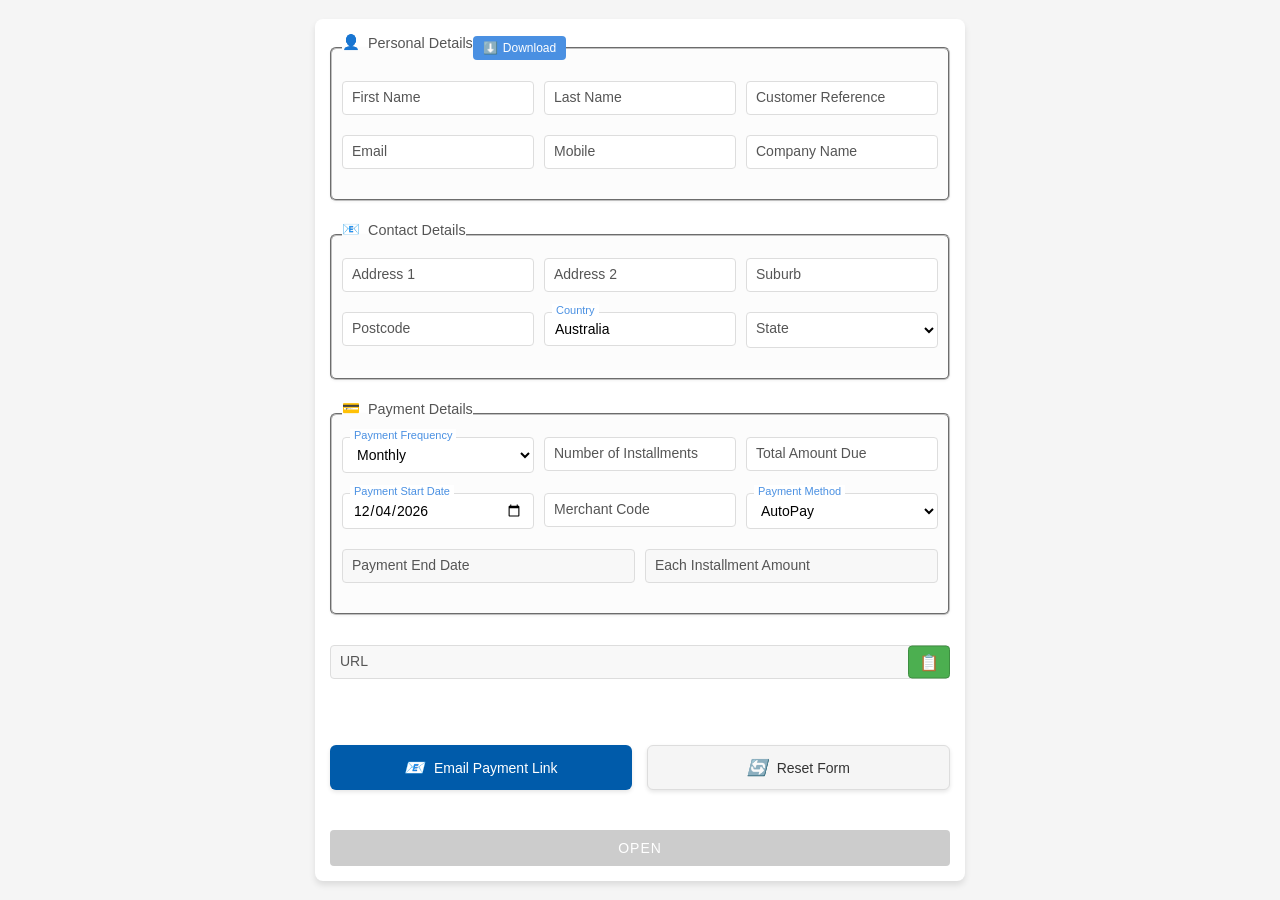
<file: public/index.html>
<!DOCTYPE html>
<html lang="en">

<head>
    <meta charset="UTF-8" />
    <meta name="viewport" content="width=device-width, initial-scale=1.0" />
    <title>ZenPay Payment Form</title>

    <!-- External CSS -->
    <link rel="stylesheet" href="css/main.css" />
    <link rel="stylesheet" href="css/form.css" />
    <link rel="stylesheet" href="css/responsive.css" />
</head>

<body>
    <!-- Skip Navigation Link for Accessibility -->
    <a href="#main-content" class="skip-link">Skip to main content</a>

    <div id="main-content" class="form-container" role="main">
        <form id="paymentForm" class="form-grid" aria-label="Payment Plan Form">
            <!-- Personal Details Section -->
            <fieldset class="section full-width">
                <legend class="section-header">
                    <h2 class="section-title">
                        <i class="icon" aria-hidden="true">👤</i>
                        Personal Details
                    </h2>

                    <button type="button" id="downloadBtn" class="download-btn" title="Download this form" aria-label="Download this form as HTML file">
                        <i class="icon" aria-hidden="true">⬇️</i>
                        Download
                    </button>
                </legend>

                <div class="section-grid grid-three-column">
                    <div class="field-container">
                        <input type="text" id="firstName" name="FirstName" placeholder=" " required
                               aria-required="true" aria-label="First Name" />
                        <label for="firstName">First Name</label>
                    </div>

                    <div class="field-container">
                        <input type="text" id="lastName" name="LastName" placeholder=" " required
                               aria-required="true" aria-label="Last Name" />
                        <label for="lastName">Last Name</label>
                    </div>

                    <div class="field-container">
                        <input type="text" id="customerReference" name="CustomerReference" placeholder=" " required
                               aria-required="true" aria-label="Customer Reference" />
                        <label for="customerReference">Customer Reference</label>
                    </div>
                </div>

                <div class="section-grid grid-three-column">
                    <div class="field-container">
                        <input type="email" id="email" name="Email" placeholder=" " required
                               pattern="[a-zA-Z0-9._%+-]+@[a-zA-Z0-9.-]+\.[a-zA-Z]{2,}$"
                               aria-required="true" aria-invalid="false" aria-describedby="emailValidation"
                               title="Please enter a valid email address (e.g., name@example.com)" />
                        <label for="email">Email</label>
                        <div class="validation-message" id="emailValidation" role="alert" aria-live="assertive"></div>
                    </div>

                    <div class="field-container">
                        <input type="tel" id="mobile" name="Mobile" placeholder=" " required
                               aria-required="true" aria-label="Mobile Number" />
                        <label for="mobile">Mobile</label>
                    </div>

                    <div class="field-container">
                        <input type="text" id="companyName" name="CompanyName" placeholder=" " aria-label="Company Name (Optional)" />
                        <label for="companyName">Company Name</label>
                    </div>
                </div>
            </fieldset>

            <!-- Contact Details Section -->
            <fieldset class="section full-width">
                <legend>
                    <h2 class="section-title">
                        <i class="icon" aria-hidden="true">📧</i>
                        Contact Details
                    </h2>
                </legend>

                <div class="section-grid grid-three-column">
                    <div class="field-container">
                        <input type="text" id="address1" name="Address1" placeholder=" " required
                               aria-required="true" aria-label="Address Line 1" />
                        <label for="address1">Address 1</label>
                    </div>

                    <div class="field-container">
                        <input type="text" id="address2" name="Address2" placeholder=" " aria-label="Address Line 2 (Optional)" />
                        <label for="address2">Address 2</label>
                    </div>

                    <div class="field-container">
                        <input type="text" id="suburb" name="Suburb" placeholder=" " required
                               aria-required="true" aria-label="Suburb" />
                        <label for="suburb">Suburb</label>
                    </div>
                </div>

                <div class="section-grid grid-three-column">
                    <div class="field-container">
                        <input type="text" id="postcode" name="Postcode" placeholder=" " required
                               aria-required="true" aria-label="Postcode" />
                        <label for="postcode">Postcode</label>
                    </div>

                    <div class="field-container">
                        <input type="text" id="country" name="Country" placeholder=" " required
                               aria-required="true" value="Australia" aria-label="Country" />
                        <label for="country">Country</label>
                    </div>

                    <div class="field-container">
                        <select id="state" name="State" required aria-required="true" aria-label="State">
                            <option value="" disabled selected hidden></option>
                            <option value="NSW">NSW</option>
                            <option value="VIC">VIC</option>
                            <option value="QLD">QLD</option>
                            <option value="ACT">ACT</option>
                            <option value="NT">NT</option>
                            <option value="SA">SA</option>
                            <option value="WA">WA</option>
                            <option value="TAS">TAS</option>
                            <option value="NZ">NZ</option>
                        </select>
                        <label for="state">State</label>
                    </div>
                </div>
            </fieldset>

            <!-- Payment Details Section -->
            <fieldset class="section full-width">
                <legend>
                    <h2 class="section-title">
                        <i class="icon" aria-hidden="true">💳</i>
                        Payment Details
                    </h2>
                </legend>

                <div class="section-grid grid-three-column">
                    <div class="field-container">
                        <select id="frequency" name="frequency" required aria-required="true" aria-label="Payment Frequency">
                            <option value="Monthly" selected>Monthly</option>
                            <option value="Weekly">Weekly</option>
                            <option value="Fortnightly">Fortnightly</option>
                        </select>
                        <label for="frequency">Payment Frequency</label>
                    </div>

                    <div class="field-container">
                        <input type="number" id="numberOfInstallments" name="NumberOfInstallments" placeholder=" "
                               min="1" required aria-required="true" aria-label="Number of Installments" />
                        <label for="numberOfInstallments">Number of Installments</label>
                    </div>

                    <div class="field-container">
                        <input type="number" id="totalAmount" name="TotalAmount" placeholder=" " step="0.01" min="0"
                               required aria-required="true" aria-label="Total Amount Due" />
                        <label for="totalAmount">Total Amount Due</label>
                    </div>
                </div>

                <div class="section-grid grid-three-column">
                    <div class="field-container">
                        <input type="date" id="paymentStartDate" name="PaymentStartDate" placeholder=" " required
                               aria-required="true" aria-label="Payment Start Date" />
                        <label for="paymentStartDate">Payment Start Date</label>
                    </div>

                    <div class="field-container">
                        <input type="text" id="merchantCode" name="MerchantCode" placeholder=" " aria-label="Merchant Code (Optional)" />
                        <label for="merchantCode">Merchant Code</label>
                    </div>

                    <div class="field-container">
                        <select id="paymentMethod" name="PaymentMethod" required aria-required="true" aria-label="Payment Method">
                            <option value="AutoPay" selected>AutoPay</option>
                        </select>
                        <label for="paymentMethod">Payment Method</label>
                    </div>
                </div>

                <div class="section-grid grid-two-column">
                    <div class="field-container">
                        <input type="text" id="paymentEndDate" name="PaymentEndDate" placeholder=" " disabled
                               aria-disabled="true" aria-label="Payment End Date (Automatically Calculated)"
                               aria-describedby="endDateHelp" />
                        <label for="paymentEndDate">Payment End Date</label>
                        <span id="endDateHelp" class="sr-only">This field is automatically calculated based on frequency and installments</span>
                    </div>

                    <div class="field-container">
                        <input type="text" id="installmentAmount" name="InstallmentAmount" placeholder=" " disabled
                               aria-disabled="true" aria-label="Each Installment Amount (Automatically Calculated)"
                               aria-describedby="installmentHelp" />
                        <label for="installmentAmount">Each Installment Amount</label>
                        <span id="installmentHelp" class="sr-only">This field is automatically calculated by dividing total amount by number of installments</span>
                    </div>
                </div>
            </fieldset>

            <!-- URL Section -->
            <div class="url-container full-width" role="region" aria-label="Generated Payment URL">
                <div class="field-container">
                    <input type="text" id="url" name="URL" placeholder=" " disabled aria-live="polite"
                           aria-disabled="true" aria-label="Generated Payment URL" />
                    <label for="url">URL</label>
                    <button type="button" class="copy-icon" id="copyUrlBtn" title="Copy URL to clipboard"
                            aria-label="Copy URL to clipboard">📋</button>
                    <div class="copy-tooltip" id="copyTooltip" role="status" aria-live="polite">URL copied!</div>
                </div>
                <div id="url-tooltip" class="url-tooltip">Full URL will appear here on hover</div>
            </div>

            <!-- Action Buttons -->
            <div class="action-buttons-container">
                <button type="button" class="action-button" aria-label="Email Payment Link to Customer">
                    <i aria-hidden="true">📧</i>Email Payment Link
                </button>
                <button type="button" class="action-button reset" aria-label="Reset Form">
                    <i aria-hidden="true">🔄</i>Reset Form
                </button>
            </div>

            <!-- Open Button -->
            <div class="buttons-container">
                <button type="button" id="openUrlBtn" class="open-btn" disabled aria-label="Open Payment URL in New Tab">Open</button>
            </div>
        </form>
    </div>

    <!-- External JavaScript Modules -->
    <script type="module" src="js/main.js"></script>
</body>

</html>
</file>
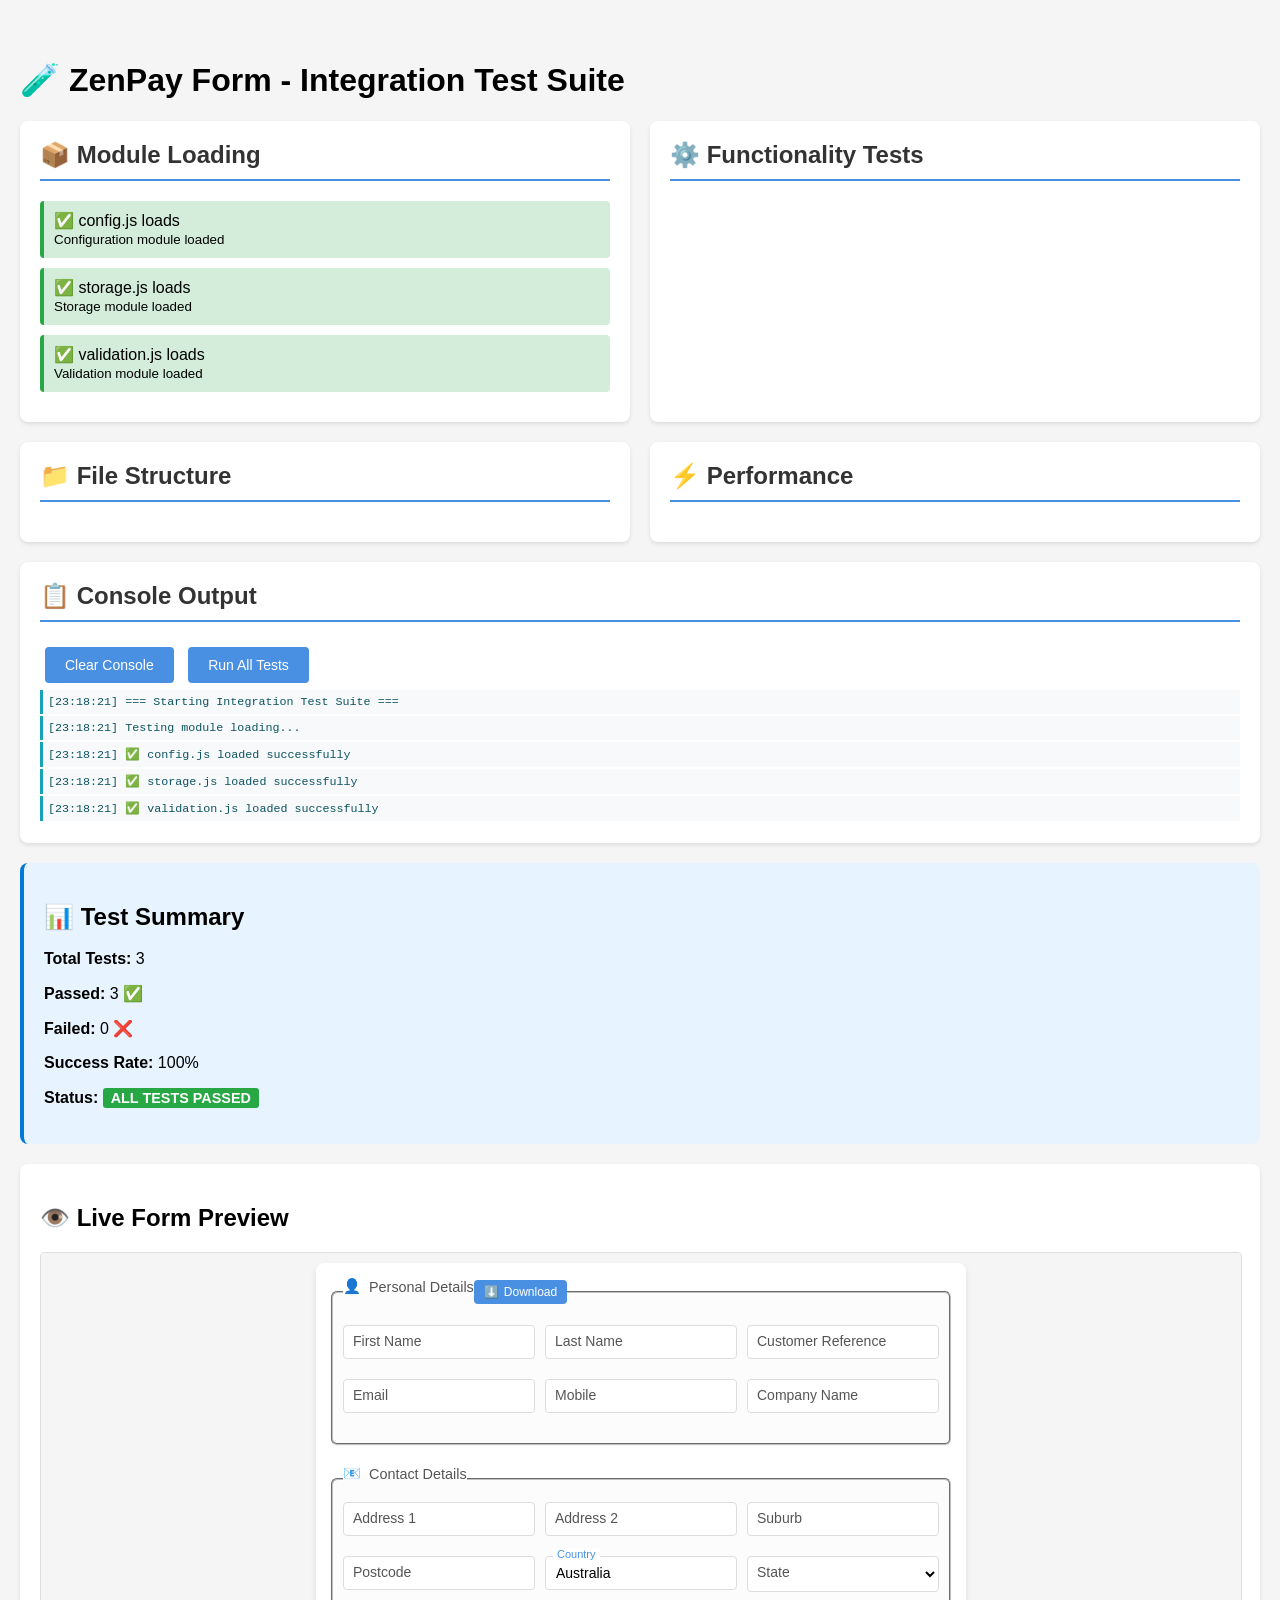
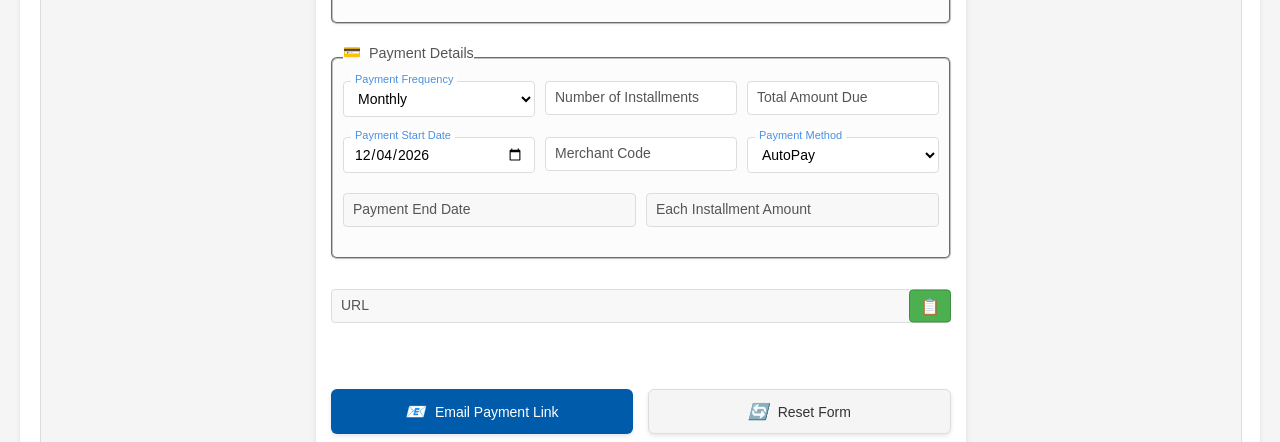
<file: public/tests/integration-test.html>
<!DOCTYPE html>
<html lang="en">
<head>
    <meta charset="UTF-8">
    <meta name="viewport" content="width=device-width, initial-scale=1.0">
    <title>Integration Test - ZenPay Form</title>
    <style>
        body {
            font-family: 'Segoe UI', Tahoma, Geneva, Verdana, sans-serif;
            max-width: 1400px;
            margin: 20px auto;
            padding: 20px;
            background-color: #f5f5f5;
        }
        .test-container {
            display: grid;
            grid-template-columns: 1fr 1fr;
            gap: 20px;
            margin-bottom: 20px;
        }
        .test-panel {
            background: white;
            padding: 20px;
            border-radius: 8px;
            box-shadow: 0 2px 4px rgba(0, 0, 0, 0.1);
        }
        .test-panel h2 {
            margin-top: 0;
            color: #333;
            border-bottom: 2px solid #4a90e2;
            padding-bottom: 10px;
        }
        .test-result {
            padding: 10px;
            margin: 10px 0;
            border-radius: 4px;
            border-left: 4px solid #ccc;
        }
        .test-result.pass {
            background-color: #d4edda;
            border-left-color: #28a745;
        }
        .test-result.fail {
            background-color: #f8d7da;
            border-left-color: #dc3545;
        }
        .test-result.info {
            background-color: #d1ecf1;
            border-left-color: #17a2b8;
        }
        .status {
            display: inline-block;
            padding: 2px 8px;
            border-radius: 3px;
            font-size: 0.9em;
            font-weight: bold;
        }
        .status.ok { background: #28a745; color: white; }
        .status.error { background: #dc3545; color: white; }
        .status.warning { background: #ffc107; color: #333; }
        .iframe-container {
            grid-column: 1 / -1;
            background: white;
            padding: 20px;
            border-radius: 8px;
            box-shadow: 0 2px 4px rgba(0, 0, 0, 0.1);
        }
        iframe {
            width: 100%;
            height: 800px;
            border: 1px solid #ddd;
            border-radius: 4px;
        }
        .summary {
            grid-column: 1 / -1;
            background: #e7f3ff;
            padding: 20px;
            border-radius: 8px;
            border-left: 4px solid #0078d7;
        }
        button {
            background: #4a90e2;
            color: white;
            border: none;
            padding: 10px 20px;
            border-radius: 4px;
            cursor: pointer;
            font-size: 14px;
            margin: 5px;
        }
        button:hover {
            background: #3a7cc0;
        }
        .log-entry {
            font-family: monospace;
            font-size: 0.9em;
            padding: 5px;
            margin: 2px 0;
            background: #f8f9fa;
            border-left: 3px solid #6c757d;
        }
        .log-entry.error { border-left-color: #dc3545; color: #dc3545; }
        .log-entry.warn { border-left-color: #ffc107; color: #856404; }
        .log-entry.info { border-left-color: #17a2b8; color: #0c5460; }
    </style>
</head>
<body>
    <h1>🧪 ZenPay Form - Integration Test Suite</h1>

    <div class="test-container">
        <!-- Module Loading Tests -->
        <div class="test-panel">
            <h2>📦 Module Loading</h2>
            <div id="module-tests"></div>
        </div>

        <!-- Functionality Tests -->
        <div class="test-panel">
            <h2>⚙️ Functionality Tests</h2>
            <div id="functionality-tests"></div>
        </div>

        <!-- File Structure Tests -->
        <div class="test-panel">
            <h2>📁 File Structure</h2>
            <div id="file-tests"></div>
        </div>

        <!-- Performance Tests -->
        <div class="test-panel">
            <h2>⚡ Performance</h2>
            <div id="performance-tests"></div>
        </div>

        <!-- Console Log -->
        <div class="test-panel" style="grid-column: 1 / -1;">
            <h2>📋 Console Output</h2>
            <button onclick="clearConsole()">Clear Console</button>
            <button onclick="runAllTests()">Run All Tests</button>
            <div id="console-log" style="max-height: 300px; overflow-y: auto;"></div>
        </div>

        <!-- Summary -->
        <div class="summary" id="summary">
            <h2>📊 Test Summary</h2>
            <p>Click "Run All Tests" to begin testing...</p>
        </div>

        <!-- Live Form Preview -->
        <div class="iframe-container">
            <h2>👁️ Live Form Preview</h2>
            <iframe src="../index.html" id="form-iframe"></iframe>
        </div>
    </div>

    <script type="module">
        const results = {
            moduleTests: [],
            functionalityTests: [],
            fileTests: [],
            performanceTests: []
        };

        let consoleLog = [];

        function log(message, type = 'info') {
            consoleLog.push({ message, type, time: new Date().toISOString() });
            updateConsole();
        }

        function updateConsole() {
            const consoleEl = document.getElementById('console-log');
            consoleEl.innerHTML = consoleLog.map(entry =>
                `<div class="log-entry ${entry.type}">[${entry.time.split('T')[1].split('.')[0]}] ${entry.message}</div>`
            ).join('');
            consoleEl.scrollTop = consoleEl.scrollHeight;
        }

        function clearConsole() {
            consoleLog = [];
            updateConsole();
        }

        window.clearConsole = clearConsole;

        function addResult(category, name, passed, message = '') {
            results[category].push({ name, passed, message });
            updateDisplay();
        }

        function updateDisplay() {
            // Update module tests
            document.getElementById('module-tests').innerHTML = results.moduleTests.map(r =>
                `<div class="test-result ${r.passed ? 'pass' : 'fail'}">
                    ${r.passed ? '✅' : '❌'} ${r.name}
                    ${r.message ? `<br><small>${r.message}</small>` : ''}
                </div>`
            ).join('');

            // Update functionality tests
            document.getElementById('functionality-tests').innerHTML = results.functionalityTests.map(r =>
                `<div class="test-result ${r.passed ? 'pass' : 'fail'}">
                    ${r.passed ? '✅' : '❌'} ${r.name}
                    ${r.message ? `<br><small>${r.message}</small>` : ''}
                </div>`
            ).join('');

            // Update file tests
            document.getElementById('file-tests').innerHTML = results.fileTests.map(r =>
                `<div class="test-result ${r.passed ? 'pass' : 'fail'}">
                    ${r.passed ? '✅' : '❌'} ${r.name}
                    ${r.message ? `<br><small>${r.message}</small>` : ''}
                </div>`
            ).join('');

            // Update performance tests
            document.getElementById('performance-tests').innerHTML = results.performanceTests.map(r =>
                `<div class="test-result ${r.passed ? 'pass' : 'fail'}">
                    ${r.passed ? '✅' : '❌'} ${r.name}
                    ${r.message ? `<br><small>${r.message}</small>` : ''}
                </div>`
            ).join('');

            // Update summary
            const total = Object.values(results).reduce((sum, arr) => sum + arr.length, 0);
            const passed = Object.values(results).reduce((sum, arr) =>
                sum + arr.filter(r => r.passed).length, 0);
            const failed = total - passed;
            const percentage = total > 0 ? Math.round((passed / total) * 100) : 0;

            document.getElementById('summary').innerHTML = `
                <h2>📊 Test Summary</h2>
                <p><strong>Total Tests:</strong> ${total}</p>
                <p><strong>Passed:</strong> ${passed} ✅</p>
                <p><strong>Failed:</strong> ${failed} ❌</p>
                <p><strong>Success Rate:</strong> ${percentage}%</p>
                <p><strong>Status:</strong> ${failed === 0 ?
                    '<span class="status ok">ALL TESTS PASSED</span>' :
                    '<span class="status error">SOME TESTS FAILED</span>'}</p>
            `;
        }

        async function testModuleLoading() {
            log('Testing module loading...', 'info');

            try {
                const { CONFIG } = await import('../js/config.js');
                addResult('moduleTests', 'config.js loads', true, 'Configuration module loaded');
                log('✅ config.js loaded successfully', 'info');
            } catch (e) {
                addResult('moduleTests', 'config.js loads', false, e.message);
                log('❌ config.js failed: ' + e.message, 'error');
            }

            try {
                const storage = await import('../js/storage.js');
                addResult('moduleTests', 'storage.js loads', true, 'Storage module loaded');
                log('✅ storage.js loaded successfully', 'info');
            } catch (e) {
                addResult('moduleTests', 'storage.js loads', false, e.message);
                log('❌ storage.js failed: ' + e.message, 'error');
            }

            try {
                const validation = await import('../js/validation.js');
                addResult('moduleTests', 'validation.js loads', true, 'Validation module loaded');
                log('✅ validation.js loaded successfully', 'info');
            } catch (e) {
                addResult('moduleTests', 'validation.js loads', false, e.message);
                log('❌ validation.js failed: ' + e.message, 'error');
            }

            try {
                const calculations = await import('../js/calculations.js');
                addResult('moduleTests', 'calculations.js loads', true, 'Calculations module loaded');
                log('✅ calculations.js loaded successfully', 'info');
            } catch (e) {
                addResult('moduleTests', 'calculations.js loads', false, e.message);
                log('❌ calculations.js failed: ' + e.message, 'error');
            }

            try {
                const urlGen = await import('../js/url-generator.js');
                addResult('moduleTests', 'url-generator.js loads', true, 'URL generator module loaded');
                log('✅ url-generator.js loaded successfully', 'info');
            } catch (e) {
                addResult('moduleTests', 'url-generator.js loads', false, e.message);
                log('❌ url-generator.js failed: ' + e.message, 'error');
            }

            try {
                const ui = await import('../js/ui.js');
                addResult('moduleTests', 'ui.js loads', true, 'UI module loaded');
                log('✅ ui.js loaded successfully', 'info');
            } catch (e) {
                addResult('moduleTests', 'ui.js loads', false, e.message);
                log('❌ ui.js failed: ' + e.message, 'error');
            }

            try {
                const download = await import('../js/download.js');
                addResult('moduleTests', 'download.js loads', true, 'Download module loaded');
                log('✅ download.js loaded successfully', 'info');
            } catch (e) {
                addResult('moduleTests', 'download.js loads', false, e.message);
                log('❌ download.js failed: ' + e.message, 'error');
            }
        }

        async function testFunctionality() {
            log('Testing core functionality...', 'info');

            try {
                const { validateEmail, validatePostcode, validateMobile } = await import('../js/validation.js');

                const emailTest = validateEmail('test@example.com');
                addResult('functionalityTests', 'Email validation works', emailTest,
                    emailTest ? 'Valid email accepted' : 'Valid email rejected');

                const postcodeTest = validatePostcode('2000');
                addResult('functionalityTests', 'Postcode validation works', postcodeTest,
                    postcodeTest ? 'Valid postcode accepted' : 'Valid postcode rejected');

                const mobileTest = validateMobile('0412345678');
                addResult('functionalityTests', 'Mobile validation works', mobileTest,
                    mobileTest ? 'Valid mobile accepted' : 'Valid mobile rejected');

                log('✅ Validation functions working correctly', 'info');
            } catch (e) {
                addResult('functionalityTests', 'Validation functions', false, e.message);
                log('❌ Validation test failed: ' + e.message, 'error');
            }

            try {
                const { calculateInstallmentAmount, calculateEndDate } = await import('../js/calculations.js');

                const installment = calculateInstallmentAmount(1000, 10);
                const installmentTest = installment === '100.00';
                addResult('functionalityTests', 'Installment calculation', installmentTest,
                    `Expected 100.00, got ${installment}`);

                const endDate = calculateEndDate('Monthly', '2025-01-01', 3);
                // 3 monthly payments: Jan 1, Feb 1, Mar 1, then +1 day = Mar 2
                const endDateTest = endDate.includes('March');
                addResult('functionalityTests', 'End date calculation', endDateTest,
                    `End date: ${endDate}`);

                log('✅ Calculation functions working correctly', 'info');
            } catch (e) {
                addResult('functionalityTests', 'Calculation functions', false, e.message);
                log('❌ Calculation test failed: ' + e.message, 'error');
            }

            try {
                const { truncateUrl, validatePaymentURL } = await import('../js/url-generator.js');

                const shortUrl = 'https://short.url';
                const truncTest = truncateUrl(shortUrl) === shortUrl;
                addResult('functionalityTests', 'URL truncation', truncTest,
                    'Short URLs not truncated');

                const validUrl = validatePaymentURL('https://pay.zenpay.com.au/setup/test');
                addResult('functionalityTests', 'URL validation', validUrl,
                    'Valid domain accepted');

                log('✅ URL functions working correctly', 'info');
            } catch (e) {
                addResult('functionalityTests', 'URL functions', false, e.message);
                log('❌ URL test failed: ' + e.message, 'error');
            }
        }

        async function testFileStructure() {
            log('Testing file structure...', 'info');

            const cssFiles = ['main.css', 'form.css', 'responsive.css'];
            for (const file of cssFiles) {
                try {
                    const response = await fetch(`../css/${file}`);
                    const exists = response.ok;
                    addResult('fileTests', `CSS: ${file}`, exists,
                        exists ? `File exists (${response.headers.get('content-length')} bytes)` : 'File not found');
                    if (exists) {
                        log(`✅ ${file} found`, 'info');
                    } else {
                        log(`❌ ${file} not found`, 'error');
                    }
                } catch (e) {
                    addResult('fileTests', `CSS: ${file}`, false, e.message);
                    log(`❌ ${file} error: ${e.message}`, 'error');
                }
            }

            const jsFiles = ['config.js', 'storage.js', 'validation.js', 'calculations.js',
                            'url-generator.js', 'ui.js', 'download.js', 'main.js'];
            for (const file of jsFiles) {
                try {
                    const response = await fetch(`../js/${file}`);
                    const exists = response.ok;
                    addResult('fileTests', `JS: ${file}`, exists,
                        exists ? `File exists (${response.headers.get('content-length')} bytes)` : 'File not found');
                    if (exists) {
                        log(`✅ ${file} found`, 'info');
                    } else {
                        log(`❌ ${file} not found`, 'error');
                    }
                } catch (e) {
                    addResult('fileTests', `JS: ${file}`, false, e.message);
                    log(`❌ ${file} error: ${e.message}`, 'error');
                }
            }
        }

        async function testPerformance() {
            log('Testing performance...', 'info');

            try {
                // Test module load time
                const startTime = performance.now();
                await import('../js/config.js');
                await import('../js/calculations.js');
                await import('../js/validation.js');
                const endTime = performance.now();
                const loadTime = endTime - startTime;

                addResult('performanceTests', 'Module load time', loadTime < 100,
                    `Loaded in ${loadTime.toFixed(2)}ms`);
                log(`Module load time: ${loadTime.toFixed(2)}ms`, loadTime < 100 ? 'info' : 'warn');

                // Test calculation performance
                const { calculateInstallmentAmount } = await import('../js/calculations.js');
                const calcStart = performance.now();
                for (let i = 0; i < 1000; i++) {
                    calculateInstallmentAmount(1000, 10);
                }
                const calcEnd = performance.now();
                const calcTime = calcEnd - calcStart;

                addResult('performanceTests', 'Calculation performance', calcTime < 50,
                    `1000 calculations in ${calcTime.toFixed(2)}ms`);
                log(`Calculation performance: ${calcTime.toFixed(2)}ms for 1000 iterations`,
                    calcTime < 50 ? 'info' : 'warn');

                // Test validation performance
                const { validateEmail } = await import('../js/validation.js');
                const valStart = performance.now();
                for (let i = 0; i < 1000; i++) {
                    validateEmail('test@example.com');
                }
                const valEnd = performance.now();
                const valTime = valEnd - valStart;

                addResult('performanceTests', 'Validation performance', valTime < 50,
                    `1000 validations in ${valTime.toFixed(2)}ms`);
                log(`Validation performance: ${valTime.toFixed(2)}ms for 1000 iterations`,
                    valTime < 50 ? 'info' : 'warn');

            } catch (e) {
                addResult('performanceTests', 'Performance tests', false, e.message);
                log('❌ Performance test failed: ' + e.message, 'error');
            }
        }

        async function runAllTests() {
            log('=== Starting Integration Test Suite ===', 'info');

            // Clear previous results
            results.moduleTests = [];
            results.functionalityTests = [];
            results.fileTests = [];
            results.performanceTests = [];

            await testModuleLoading();
            await testFunctionality();
            await testFileStructure();
            await testPerformance();

            log('=== Test Suite Complete ===', 'info');

            const total = Object.values(results).reduce((sum, arr) => sum + arr.length, 0);
            const passed = Object.values(results).reduce((sum, arr) =>
                sum + arr.filter(r => r.passed).length, 0);

            log(`Final Results: ${passed}/${total} tests passed`, passed === total ? 'info' : 'error');
        }

        window.runAllTests = runAllTests;

        // Auto-run tests on load
        window.addEventListener('load', () => {
            setTimeout(runAllTests, 1000);
        });
    </script>
</body>
</html>
</file>
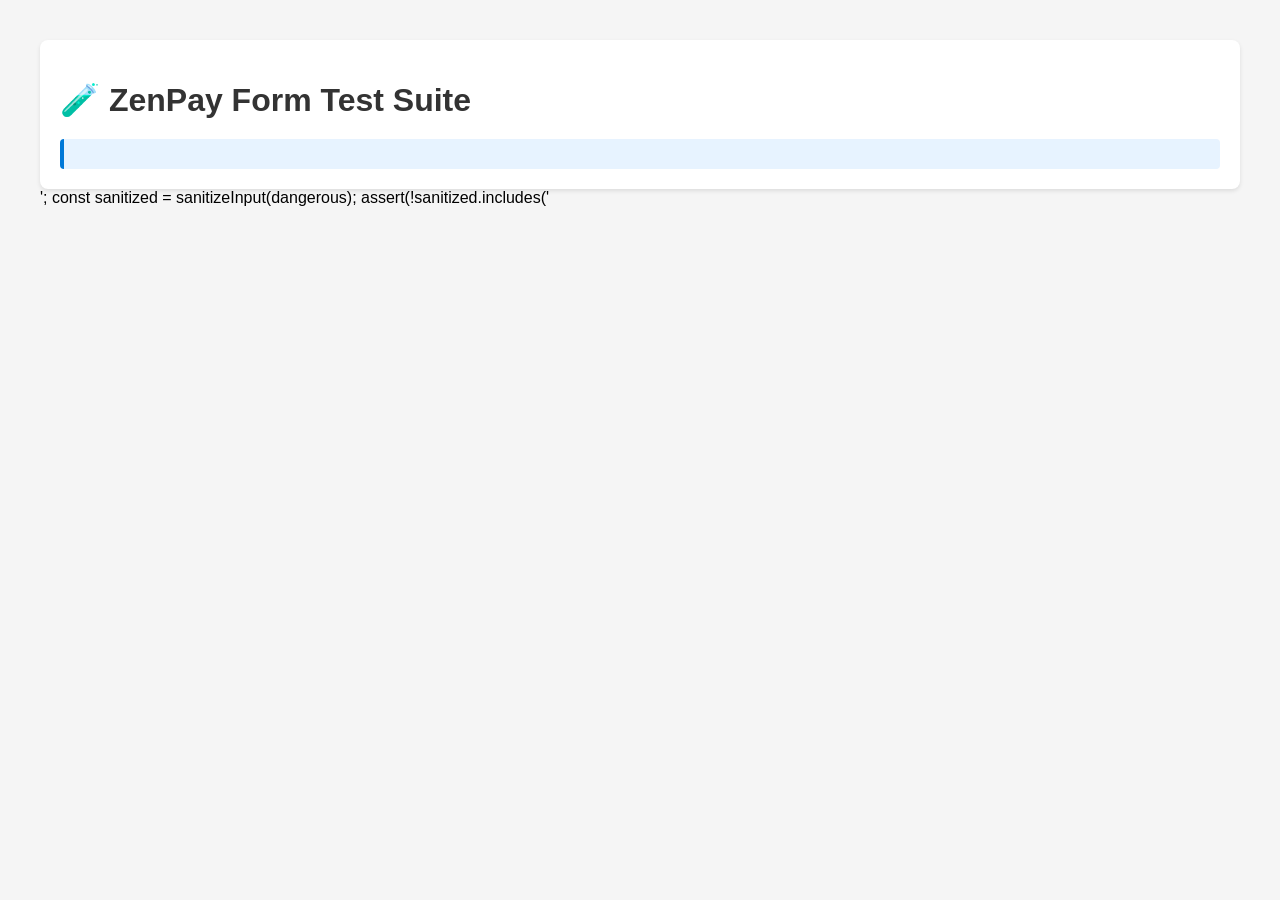
<file: public/tests/test-runner.html>
<!DOCTYPE html>
<html lang="en">
<head>
    <meta charset="UTF-8">
    <meta name="viewport" content="width=device-width, initial-scale=1.0">
    <title>ZenPay Form - Test Suite</title>
    <style>
        body {
            font-family: 'Segoe UI', Tahoma, Geneva, Verdana, sans-serif;
            max-width: 1200px;
            margin: 20px auto;
            padding: 20px;
            background-color: #f5f5f5;
        }
        .test-results {
            background: white;
            padding: 20px;
            border-radius: 8px;
            box-shadow: 0 2px 4px rgba(0, 0, 0, 0.1);
        }
        h1 {
            color: #333;
            margin-bottom: 20px;
        }
        .test {
            padding: 10px;
            margin: 10px 0;
            border-radius: 4px;
            border-left: 4px solid #ccc;
        }
        .test.pass {
            background-color: #d4edda;
            border-left-color: #28a745;
        }
        .test.fail {
            background-color: #f8d7da;
            border-left-color: #dc3545;
        }
        .test-name {
            font-weight: bold;
            margin-bottom: 5px;
        }
        .test-message {
            font-size: 0.9em;
            color: #666;
        }
        .summary {
            margin-top: 20px;
            padding: 15px;
            background-color: #e7f3ff;
            border-radius: 4px;
            border-left: 4px solid #0078d7;
        }
        .summary-pass {
            background-color: #d4edda;
            border-left-color: #28a745;
        }
        .summary-fail {
            background-color: #f8d7da;
            border-left-color: #dc3545;
        }
    </style>
</head>
<body>
    <div class="test-results">
        <h1>🧪 ZenPay Form Test Suite</h1>
        <div id="test-output"></div>
        <div id="summary" class="summary"></div>
    </div>

    <script type="module">
        import { CONFIG } from '../js/config.js';
        import { validateEmail, validatePostcode, validateMobile, sanitizeInput } from '../js/validation.js';
        import {
            formatDate,
            formatDisplayDate,
            formatAmount,
            calculateInstallmentAmount,
            calculateEndDate
        } from '../js/calculations.js';
        import { truncateUrl, validatePaymentURL, generateURL } from '../js/url-generator.js';

        const testOutput = document.getElementById('test-output');
        const summary = document.getElementById('summary');
        let passed = 0;
        let failed = 0;

        function test(name, fn) {
            try {
                fn();
                passed++;
                testOutput.innerHTML += `
                    <div class="test pass">
                        <div class="test-name">✅ ${name}</div>
                    </div>
                `;
            } catch (error) {
                failed++;
                testOutput.innerHTML += `
                    <div class="test fail">
                        <div class="test-name">❌ ${name}</div>
                        <div class="test-message">${error.message}</div>
                    </div>
                `;
            }
        }

        function assert(condition, message) {
            if (!condition) {
                throw new Error(message || 'Assertion failed');
            }
        }

        function assertEqual(actual, expected, message) {
            if (actual !== expected) {
                throw new Error(message || `Expected "${expected}" but got "${actual}"`);
            }
        }

        // ===== CONFIG TESTS =====
        test('Config: URL_BASE is defined', () => {
            assert(CONFIG.URL_BASE === 'https://pay.zenpay.com.au/setup/', 'URL_BASE should be correct');
        });

        test('Config: EMAIL_REGEX is defined', () => {
            assert(CONFIG.EMAIL_REGEX instanceof RegExp, 'EMAIL_REGEX should be a RegExp');
        });

        // ===== VALIDATION TESTS =====
        test('Validation: Valid email passes', () => {
            assert(validateEmail('test@example.com'), 'Valid email should pass');
        });

        test('Validation: Invalid email fails', () => {
            assert(!validateEmail('invalid-email'), 'Invalid email should fail');
        });

        test('Validation: Email with injection fails', () => {
            assert(!validateEmail('test@example.com\\nBcc: hacker@evil.com'), 'Email with newline should fail');
        });

        test('Validation: Valid postcode passes', () => {
            assert(validatePostcode('2000'), 'Valid postcode should pass');
        });

        test('Validation: Invalid postcode fails', () => {
            assert(!validatePostcode('1'), 'Invalid postcode should fail');
            assert(!validatePostcode('99999'), 'Too long postcode should fail');
            assert(!validatePostcode('0100'), 'Too low postcode should fail');
        });

        test('Validation: Valid mobile passes', () => {
            assert(validateMobile('0412345678'), 'Valid mobile should pass');
        });

        test('Validation: Invalid mobile fails', () => {
            assert(!validateMobile('123456'), 'Invalid mobile should fail');
        });

        test('Validation: Sanitize input prevents XSS', () => {
            const dangerous = '<script>alert("xss")</script>';
            const sanitized = sanitizeInput(dangerous);
            assert(!sanitized.includes('<script>'), 'Should remove script tags');
        });

        // ===== CALCULATION TESTS =====
        test('Calculations: formatDate works correctly', () => {
            const date = new Date('2025-11-17');
            const formatted = formatDate(date);
            assert(formatted === '17-Nov-2025', `Expected 17-Nov-2025 but got ${formatted}`);
        });

        test('Calculations: formatDisplayDate works correctly', () => {
            const date = new Date('2025-11-17');
            const formatted = formatDisplayDate(date);
            assert(formatted === '17-November-2025', `Expected 17-November-2025 but got ${formatted}`);
        });

        test('Calculations: formatAmount works correctly', () => {
            assert(formatAmount(100) === '100.00', 'Should format to 2 decimals');
            assert(formatAmount(100.5) === '100.50', 'Should format to 2 decimals');
        });

        test('Calculations: calculateInstallmentAmount works correctly', () => {
            const result = calculateInstallmentAmount(1000, 10);
            assert(result === '100.00', `Expected 100.00 but got ${result}`);
        });

        test('Calculations: calculateInstallmentAmount handles division', () => {
            const result = calculateInstallmentAmount(1000, 3);
            assert(result === '333.33', `Expected 333.33 but got ${result}`);
        });

        test('Calculations: calculateEndDate for Monthly works', () => {
            const result = calculateEndDate('Monthly', '2025-01-01', 3);
            // 3 monthly payments: Jan 1, Feb 1, Mar 1, then +1 day = Mar 2
            assert(result.includes('March'), `Expected March in result but got ${result}`);
        });

        test('Calculations: calculateEndDate for Weekly works', () => {
            const result = calculateEndDate('Weekly', '2025-01-01', 4);
            // 3 weeks later + 1 day = 22 days later
            assert(result !== '', `Result should not be empty`);
        });

        test('Calculations: calculateEndDate for Fortnightly works', () => {
            const result = calculateEndDate('Fortnightly', '2025-01-01', 2);
            // 1 fortnight + 1 day = 15 days later
            assert(result !== '', `Result should not be empty`);
        });

        // ===== URL GENERATOR TESTS =====
        test('URL: truncateUrl works correctly', () => {
            const short = 'https://short.url';
            assert(truncateUrl(short) === short, 'Short URL should not be truncated');

            const long = 'https://very.long.url/' + 'x'.repeat(200);
            const truncated = truncateUrl(long);
            assert(truncated.endsWith('...'), 'Long URL should be truncated with ...');
            assert(truncated.length === 100, `Truncated length should be 100 but got ${truncated.length}`);
        });

        test('URL: validatePaymentURL accepts valid domain', () => {
            assert(validatePaymentURL('https://pay.zenpay.com.au/setup/test'), 'Valid URL should pass');
        });

        test('URL: validatePaymentURL rejects invalid domain', () => {
            assert(!validatePaymentURL('https://evil.com/phishing'), 'Invalid domain should fail');
        });

        test('URL: validatePaymentURL rejects malformed URL', () => {
            assert(!validatePaymentURL('not-a-url'), 'Malformed URL should fail');
        });

        // ===== INTEGRATION TESTS =====
        test('Integration: Full calculation workflow', () => {
            const totalAmount = 1000;
            const installments = 5;
            const frequency = 'Monthly';
            const startDate = '2025-01-01';

            const installmentAmount = calculateInstallmentAmount(totalAmount, installments);
            assert(installmentAmount === '200.00', 'Installment should be 200.00');

            const endDate = calculateEndDate(frequency, startDate, installments);
            assert(endDate !== '', 'End date should be calculated');
            assert(endDate.includes('May'), 'End date should be in May');
        });

        // ===== DISPLAY SUMMARY =====
        const total = passed + failed;
        const percentage = total > 0 ? Math.round((passed / total) * 100) : 0;

        summary.innerHTML = `
            <h2>Test Summary</h2>
            <p><strong>Total Tests:</strong> ${total}</p>
            <p><strong>Passed:</strong> ${passed} ✅</p>
            <p><strong>Failed:</strong> ${failed} ❌</p>
            <p><strong>Success Rate:</strong> ${percentage}%</p>
        `;

        summary.className = 'summary ' + (failed === 0 ? 'summary-pass' : 'summary-fail');

        // Log results to console for CI/CD
        console.log(`Test Results: ${passed}/${total} passed (${percentage}%)`);
        if (failed > 0) {
            console.error(`❌ ${failed} test(s) failed`);
        } else {
            console.log('✅ All tests passed!');
        }
    </script>
</body>
</html>
</file>
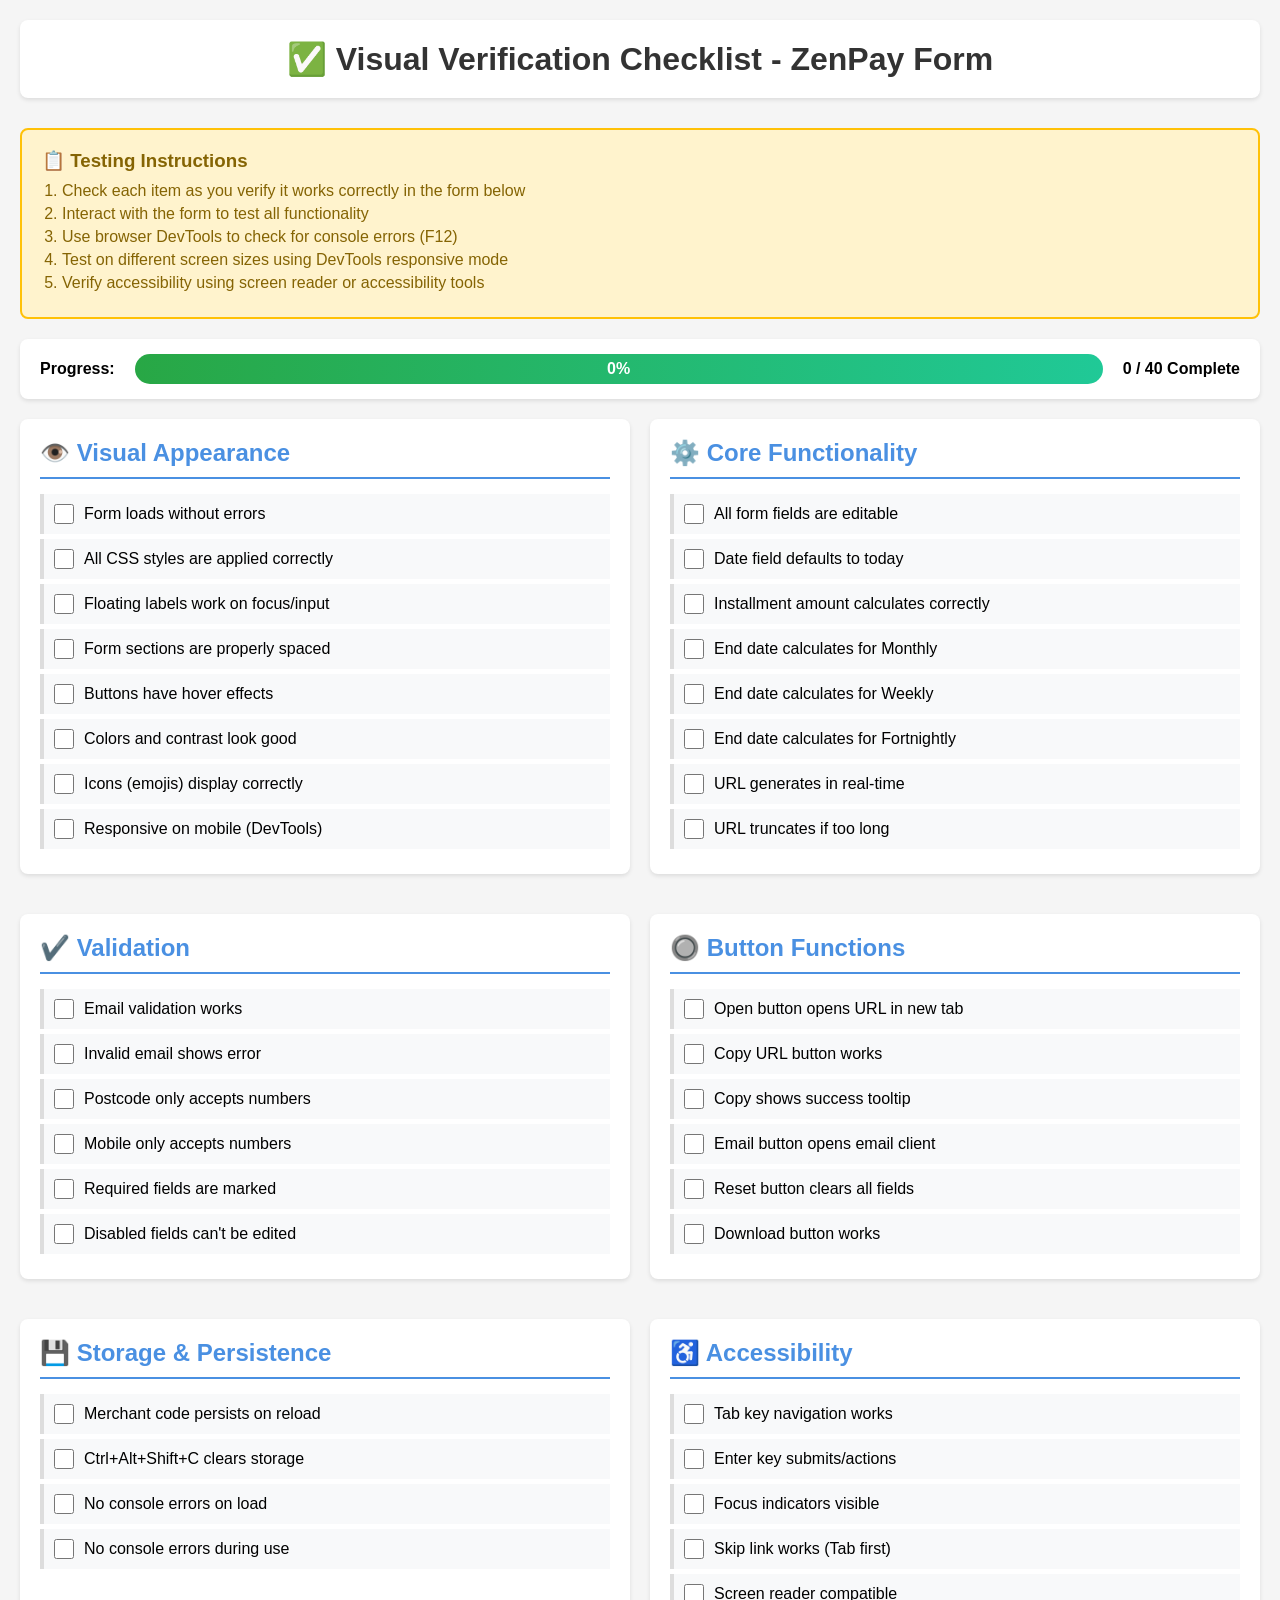
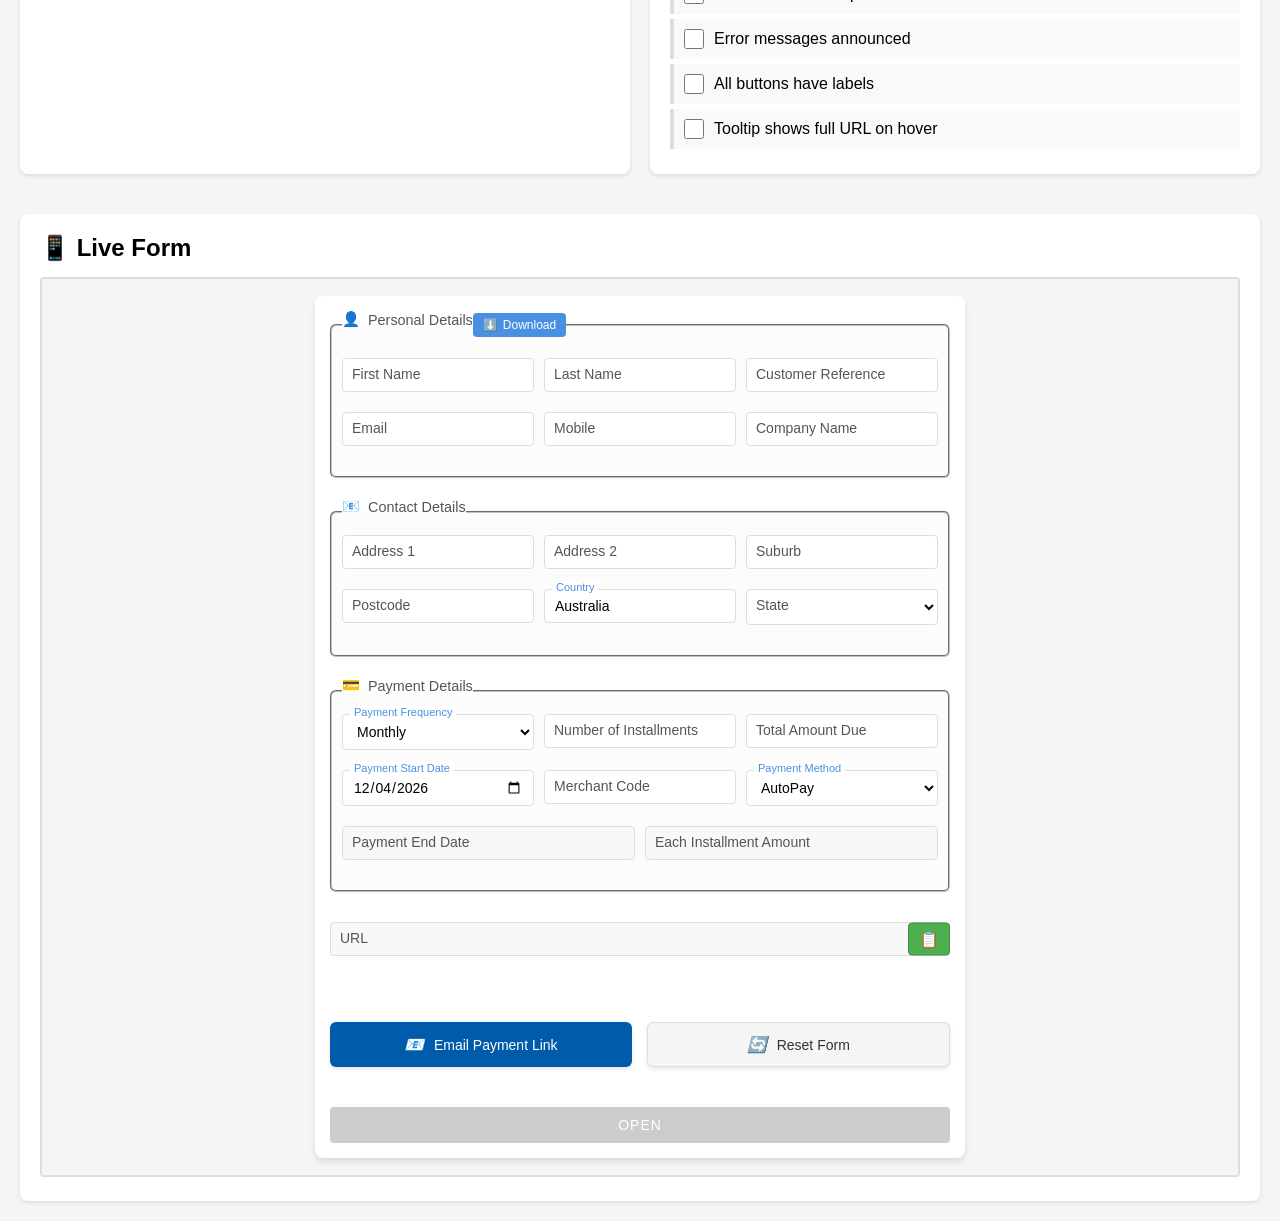
<file: public/tests/visual-verification.html>
<!DOCTYPE html>
<html lang="en">
<head>
    <meta charset="UTF-8">
    <meta name="viewport" content="width=device-width, initial-scale=1.0">
    <title>Visual Verification - ZenPay Form</title>
    <style>
        * {
            margin: 0;
            padding: 0;
            box-sizing: border-box;
        }
        body {
            font-family: 'Segoe UI', Tahoma, Geneva, Verdana, sans-serif;
            background: #f5f5f5;
            padding: 20px;
        }
        .container {
            max-width: 1600px;
            margin: 0 auto;
        }
        h1 {
            text-align: center;
            color: #333;
            margin-bottom: 30px;
            padding: 20px;
            background: white;
            border-radius: 8px;
            box-shadow: 0 2px 4px rgba(0, 0, 0, 0.1);
        }
        .checklist {
            background: white;
            padding: 20px;
            border-radius: 8px;
            box-shadow: 0 2px 4px rgba(0, 0, 0, 0.1);
            margin-bottom: 20px;
        }
        .checklist h2 {
            color: #4a90e2;
            margin-bottom: 15px;
            border-bottom: 2px solid #4a90e2;
            padding-bottom: 10px;
        }
        .check-item {
            padding: 10px;
            margin: 5px 0;
            border-left: 4px solid #ddd;
            background: #f8f9fa;
            display: flex;
            align-items: center;
            gap: 10px;
        }
        .check-item input[type="checkbox"] {
            width: 20px;
            height: 20px;
            cursor: pointer;
        }
        .check-item.checked {
            border-left-color: #28a745;
            background: #d4edda;
        }
        .iframe-wrapper {
            background: white;
            padding: 20px;
            border-radius: 8px;
            box-shadow: 0 2px 4px rgba(0, 0, 0, 0.1);
        }
        iframe {
            width: 100%;
            height: 900px;
            border: 2px solid #ddd;
            border-radius: 4px;
        }
        .test-instructions {
            background: #fff3cd;
            border: 2px solid #ffc107;
            padding: 20px;
            border-radius: 8px;
            margin-bottom: 20px;
        }
        .test-instructions h3 {
            color: #856404;
            margin-bottom: 10px;
        }
        .test-instructions ol {
            margin-left: 20px;
        }
        .test-instructions li {
            margin: 5px 0;
            color: #856404;
        }
        .status-bar {
            background: white;
            padding: 15px 20px;
            border-radius: 8px;
            box-shadow: 0 2px 4px rgba(0, 0, 0, 0.1);
            margin-bottom: 20px;
            display: flex;
            justify-content: space-between;
            align-items: center;
        }
        .status-bar .progress {
            flex: 1;
            margin: 0 20px;
        }
        .progress-bar {
            width: 100%;
            height: 30px;
            background: #e9ecef;
            border-radius: 15px;
            overflow: hidden;
        }
        .progress-fill {
            height: 100%;
            background: linear-gradient(90deg, #28a745, #20c997);
            transition: width 0.3s ease;
            display: flex;
            align-items: center;
            justify-content: center;
            color: white;
            font-weight: bold;
        }
        button {
            background: #4a90e2;
            color: white;
            border: none;
            padding: 10px 20px;
            border-radius: 4px;
            cursor: pointer;
            font-size: 14px;
        }
        button:hover {
            background: #3a7cc0;
        }
        .grid-2 {
            display: grid;
            grid-template-columns: 1fr 1fr;
            gap: 20px;
            margin-bottom: 20px;
        }
        @media (max-width: 1200px) {
            .grid-2 {
                grid-template-columns: 1fr;
            }
        }
    </style>
</head>
<body>
    <div class="container">
        <h1>✅ Visual Verification Checklist - ZenPay Form</h1>

        <div class="test-instructions">
            <h3>📋 Testing Instructions</h3>
            <ol>
                <li>Check each item as you verify it works correctly in the form below</li>
                <li>Interact with the form to test all functionality</li>
                <li>Use browser DevTools to check for console errors (F12)</li>
                <li>Test on different screen sizes using DevTools responsive mode</li>
                <li>Verify accessibility using screen reader or accessibility tools</li>
            </ol>
        </div>

        <div class="status-bar">
            <div><strong>Progress:</strong></div>
            <div class="progress">
                <div class="progress-bar">
                    <div class="progress-fill" id="progress-fill">0%</div>
                </div>
            </div>
            <div id="progress-text"><strong>0 / 40 Complete</strong></div>
        </div>

        <div class="grid-2">
            <!-- Visual Checks -->
            <div class="checklist">
                <h2>👁️ Visual Appearance</h2>
                <div class="check-item">
                    <input type="checkbox" id="check1" onchange="updateProgress()">
                    <label for="check1">Form loads without errors</label>
                </div>
                <div class="check-item">
                    <input type="checkbox" id="check2" onchange="updateProgress()">
                    <label for="check2">All CSS styles are applied correctly</label>
                </div>
                <div class="check-item">
                    <input type="checkbox" id="check3" onchange="updateProgress()">
                    <label for="check3">Floating labels work on focus/input</label>
                </div>
                <div class="check-item">
                    <input type="checkbox" id="check4" onchange="updateProgress()">
                    <label for="check4">Form sections are properly spaced</label>
                </div>
                <div class="check-item">
                    <input type="checkbox" id="check5" onchange="updateProgress()">
                    <label for="check5">Buttons have hover effects</label>
                </div>
                <div class="check-item">
                    <input type="checkbox" id="check6" onchange="updateProgress()">
                    <label for="check6">Colors and contrast look good</label>
                </div>
                <div class="check-item">
                    <input type="checkbox" id="check7" onchange="updateProgress()">
                    <label for="check7">Icons (emojis) display correctly</label>
                </div>
                <div class="check-item">
                    <input type="checkbox" id="check8" onchange="updateProgress()">
                    <label for="check8">Responsive on mobile (DevTools)</label>
                </div>
            </div>

            <!-- Functionality Checks -->
            <div class="checklist">
                <h2>⚙️ Core Functionality</h2>
                <div class="check-item">
                    <input type="checkbox" id="check9" onchange="updateProgress()">
                    <label for="check9">All form fields are editable</label>
                </div>
                <div class="check-item">
                    <input type="checkbox" id="check10" onchange="updateProgress()">
                    <label for="check10">Date field defaults to today</label>
                </div>
                <div class="check-item">
                    <input type="checkbox" id="check11" onchange="updateProgress()">
                    <label for="check11">Installment amount calculates correctly</label>
                </div>
                <div class="check-item">
                    <input type="checkbox" id="check12" onchange="updateProgress()">
                    <label for="check12">End date calculates for Monthly</label>
                </div>
                <div class="check-item">
                    <input type="checkbox" id="check13" onchange="updateProgress()">
                    <label for="check13">End date calculates for Weekly</label>
                </div>
                <div class="check-item">
                    <input type="checkbox" id="check14" onchange="updateProgress()">
                    <label for="check14">End date calculates for Fortnightly</label>
                </div>
                <div class="check-item">
                    <input type="checkbox" id="check15" onchange="updateProgress()">
                    <label for="check15">URL generates in real-time</label>
                </div>
                <div class="check-item">
                    <input type="checkbox" id="check16" onchange="updateProgress()">
                    <label for="check16">URL truncates if too long</label>
                </div>
            </div>

            <!-- Validation Checks -->
            <div class="checklist">
                <h2>✔️ Validation</h2>
                <div class="check-item">
                    <input type="checkbox" id="check17" onchange="updateProgress()">
                    <label for="check17">Email validation works</label>
                </div>
                <div class="check-item">
                    <input type="checkbox" id="check18" onchange="updateProgress()">
                    <label for="check18">Invalid email shows error</label>
                </div>
                <div class="check-item">
                    <input type="checkbox" id="check19" onchange="updateProgress()">
                    <label for="check19">Postcode only accepts numbers</label>
                </div>
                <div class="check-item">
                    <input type="checkbox" id="check20" onchange="updateProgress()">
                    <label for="check20">Mobile only accepts numbers</label>
                </div>
                <div class="check-item">
                    <input type="checkbox" id="check21" onchange="updateProgress()">
                    <label for="check21">Required fields are marked</label>
                </div>
                <div class="check-item">
                    <input type="checkbox" id="check22" onchange="updateProgress()">
                    <label for="check22">Disabled fields can't be edited</label>
                </div>
            </div>

            <!-- Button Functionality -->
            <div class="checklist">
                <h2>🔘 Button Functions</h2>
                <div class="check-item">
                    <input type="checkbox" id="check23" onchange="updateProgress()">
                    <label for="check23">Open button opens URL in new tab</label>
                </div>
                <div class="check-item">
                    <input type="checkbox" id="check24" onchange="updateProgress()">
                    <label for="check24">Copy URL button works</label>
                </div>
                <div class="check-item">
                    <input type="checkbox" id="check25" onchange="updateProgress()">
                    <label for="check25">Copy shows success tooltip</label>
                </div>
                <div class="check-item">
                    <input type="checkbox" id="check26" onchange="updateProgress()">
                    <label for="check26">Email button opens email client</label>
                </div>
                <div class="check-item">
                    <input type="checkbox" id="check27" onchange="updateProgress()">
                    <label for="check27">Reset button clears all fields</label>
                </div>
                <div class="check-item">
                    <input type="checkbox" id="check28" onchange="updateProgress()">
                    <label for="check28">Download button works</label>
                </div>
            </div>

            <!-- Storage & Persistence -->
            <div class="checklist">
                <h2>💾 Storage & Persistence</h2>
                <div class="check-item">
                    <input type="checkbox" id="check29" onchange="updateProgress()">
                    <label for="check29">Merchant code persists on reload</label>
                </div>
                <div class="check-item">
                    <input type="checkbox" id="check30" onchange="updateProgress()">
                    <label for="check30">Ctrl+Alt+Shift+C clears storage</label>
                </div>
                <div class="check-item">
                    <input type="checkbox" id="check31" onchange="updateProgress()">
                    <label for="check31">No console errors on load</label>
                </div>
                <div class="check-item">
                    <input type="checkbox" id="check32" onchange="updateProgress()">
                    <label for="check32">No console errors during use</label>
                </div>
            </div>

            <!-- Accessibility -->
            <div class="checklist">
                <h2>♿ Accessibility</h2>
                <div class="check-item">
                    <input type="checkbox" id="check33" onchange="updateProgress()">
                    <label for="check33">Tab key navigation works</label>
                </div>
                <div class="check-item">
                    <input type="checkbox" id="check34" onchange="updateProgress()">
                    <label for="check34">Enter key submits/actions</label>
                </div>
                <div class="check-item">
                    <input type="checkbox" id="check35" onchange="updateProgress()">
                    <label for="check35">Focus indicators visible</label>
                </div>
                <div class="check-item">
                    <input type="checkbox" id="check36" onchange="updateProgress()">
                    <label for="check36">Skip link works (Tab first)</label>
                </div>
                <div class="check-item">
                    <input type="checkbox" id="check37" onchange="updateProgress()">
                    <label for="check37">Screen reader compatible</label>
                </div>
                <div class="check-item">
                    <input type="checkbox" id="check38" onchange="updateProgress()">
                    <label for="check38">Error messages announced</label>
                </div>
                <div class="check-item">
                    <input type="checkbox" id="check39" onchange="updateProgress()">
                    <label for="check39">All buttons have labels</label>
                </div>
                <div class="check-item">
                    <input type="checkbox" id="check40" onchange="updateProgress()">
                    <label for="check40">Tooltip shows full URL on hover</label>
                </div>
            </div>
        </div>

        <div class="iframe-wrapper">
            <h2 style="margin-bottom: 15px;">📱 Live Form</h2>
            <iframe src="../index.html" title="ZenPay Payment Form"></iframe>
        </div>
    </div>

    <script>
        function updateProgress() {
            const checkboxes = document.querySelectorAll('input[type="checkbox"]');
            const checked = document.querySelectorAll('input[type="checkbox"]:checked');
            const percentage = Math.round((checked.length / checkboxes.length) * 100);

            document.getElementById('progress-fill').style.width = percentage + '%';
            document.getElementById('progress-fill').textContent = percentage + '%';
            document.getElementById('progress-text').innerHTML =
                `<strong>${checked.length} / ${checkboxes.length} Complete</strong>`;

            // Update check-item styling
            checkboxes.forEach(cb => {
                const item = cb.closest('.check-item');
                if (cb.checked) {
                    item.classList.add('checked');
                } else {
                    item.classList.remove('checked');
                }
            });

            // Celebrate if all done
            if (checked.length === checkboxes.length) {
                setTimeout(() => {
                    alert('🎉 Congratulations! All verification checks complete!');
                }, 300);
            }
        }

        // Load saved state from localStorage
        window.addEventListener('load', () => {
            const saved = localStorage.getItem('verificationState');
            if (saved) {
                const state = JSON.parse(saved);
                state.forEach((checked, index) => {
                    const checkbox = document.getElementById(`check${index + 1}`);
                    if (checkbox) {
                        checkbox.checked = checked;
                    }
                });
                updateProgress();
            }
        });

        // Save state on change
        document.querySelectorAll('input[type="checkbox"]').forEach(cb => {
            cb.addEventListener('change', () => {
                const checkboxes = document.querySelectorAll('input[type="checkbox"]');
                const state = Array.from(checkboxes).map(cb => cb.checked);
                localStorage.setItem('verificationState', JSON.stringify(state));
            });
        });
    </script>
</body>
</html>
</file>
<file: public/css/main.css>
/* ZenPay Payment Form - Main Styles */
/* Base styles, layout, and typography */

* {
    box-sizing: border-box;
    margin: 0;
    padding: 0;
    font-family: 'Segoe UI', Tahoma, Geneva, Verdana, sans-serif;
}

body {
    display: flex;
    justify-content: center;
    align-items: center;
    min-height: 100vh;
    background-color: #f5f5f5;
    padding: 10px;
}

.sr-only {
    position: absolute;
    width: 1px;
    height: 1px;
    padding: 0;
    margin: -1px;
    overflow: hidden;
    clip: rect(0, 0, 0, 0);
    white-space: nowrap;
    border-width: 0;
}

.skip-link {
    position: absolute;
    top: -40px;
    left: 0;
    background: #000;
    color: #fff;
    padding: 8px 16px;
    z-index: 1000;
    text-decoration: none;
}

.skip-link:focus {
    top: 0;
}

.form-container {
    width: 100%;
    max-width: 650px;
    background-color: white;
    padding: 15px;
    border-radius: 8px;
    box-shadow: 0 4px 6px rgba(0, 0, 0, 0.1);
}

.form-grid {
    display: grid;
    grid-template-columns: repeat(1, 1fr);
    gap: 10px;
}

.section {
    margin-bottom: 10px;
    background-color: #fcfcfc;
    border-radius: 6px;
    padding: 10px;
    box-shadow: 0 1px 3px rgba(0, 0, 0, 0.05);
}

.section-title {
    font-size: 0.9rem;
    color: #555;
    margin-bottom: 10px;
    display: flex;
    align-items: center;
    font-weight: 500;
}

.icon {
    margin-right: 8px;
    font-style: normal;
}

.full-width {
    grid-column: 1 / -1;
}

.section-header {
    display: flex;
    justify-content: space-between;
    align-items: center;
    margin-bottom: 10px;
}

.download-btn {
    background-color: #4a90e2;
    color: white;
    border: none;
    border-radius: 4px;
    padding: 5px 10px;
    font-size: 12px;
    cursor: pointer;
    display: flex;
    align-items: center;
    transition: background-color 0.2s;
}

.download-btn:hover {
    background-color: #3a7cc0;
}

.download-btn .icon {
    margin-right: 5px;
}
</file>
<file: public/css/form.css>
/* ZenPay Payment Form - Form Styles */
/* Form fields, inputs, buttons, and validation */

.section-grid {
    display: grid;
    grid-template-columns: repeat(2, 1fr);
    gap: 10px;
}

.section-grid.grid-three-column {
    grid-template-columns: repeat(3, 1fr);
}

.section-grid.grid-two-column {
    grid-template-columns: repeat(2, 1fr);
}

.field-container {
    position: relative;
    margin-bottom: 20px;
}

.field-container input,
.field-container select {
    width: 100%;
    padding: 8px 10px;
    border: 1px solid #ddd;
    border-radius: 4px;
    font-size: 14px;
    transition: border-color 0.2s, box-shadow 0.2s;
    background-color: white;
}

.field-container input:focus,
.field-container select:focus {
    outline: none;
    border-color: #4a90e2;
    box-shadow: 0 0 0 2px rgba(74, 144, 226, 0.15);
}

/* Enhanced focus for keyboard users */
.field-container input:focus-visible,
.field-container select:focus-visible {
    outline: 3px solid #4a90e2;
    outline-offset: 2px;
}

.field-container label {
    position: absolute;
    left: 10px;
    top: 8px;
    font-size: 14px;
    color: #555;
    pointer-events: none;
    transition: all 0.2s ease;
    background-color: transparent;
}

.field-container input:focus + label,
.field-container input:not(:placeholder-shown) + label,
.field-container select:focus + label,
.field-container select:not([value='']):valid + label {
    top: -8px;
    left: 8px;
    font-size: 11px;
    color: #4a90e2;
    background-color: white;
    padding: 0 4px;
}

.field-container input:disabled {
    background-color: #f8f8f8;
    cursor: not-allowed;
}

.validation-message {
    font-size: 12px;
    margin-top: 4px;
    color: #f44336;
    position: absolute;
    bottom: -18px;
    left: 0;
}

/* URL Container */
.url-container {
    position: relative;
    margin: 10px 0;
    margin-bottom: 16px;
}

.url-tooltip {
    position: absolute;
    top: 100%;
    left: 0;
    width: 100%;
    background-color: #333;
    pointer-events: none;
    color: white;
    padding: 8px;
    border-radius: 4px;
    margin-top: 4px;
    opacity: 0;
    visibility: hidden;
    transition: opacity 0.2s, visibility 0.2s;
    z-index: 100;
    font-size: 12px;
    word-break: break-all;
}

.url-container:hover .url-tooltip,
.url-container:focus-within .url-tooltip {
    opacity: 1;
    visibility: visible;
}

#url {
    padding-right: 40px;
}

/* Buttons */
.buttons-container {
    display: flex;
    justify-content: space-between;
    gap: 10px;
    margin-top: 10px;
}

.open-btn,
.test-btn {
    padding: 10px;
    border: none;
    border-radius: 4px;
    font-size: 14px;
    cursor: pointer;
    transition: background-color 0.2s;
    text-transform: uppercase;
    letter-spacing: 1px;
    font-weight: 500;
    flex: 1;
}

.open-btn {
    background-color: #4a90e2;
    color: white;
}

.test-btn {
    background-color: #f0f0f0;
    color: #555;
}

.open-btn:hover {
    background-color: #3a7cc0;
}

.test-btn:hover {
    background-color: #e0e0e0;
}

.open-btn:disabled {
    background-color: #ccc;
    cursor: not-allowed;
}

/* Action Buttons */
.action-buttons-container {
    display: flex;
    width: 100%;
    margin: 20px 0;
    gap: 15px;
}

.action-button {
    flex: 1;
    display: flex;
    align-items: center;
    justify-content: center;
    padding: 12px 15px;
    background-color: #005baa;
    color: white;
    border: none;
    border-radius: 6px;
    font-size: 14px;
    font-weight: 500;
    cursor: pointer;
    transition: all 0.2s ease;
    box-shadow: 0 2px 4px rgba(0, 0, 0, 0.1);
}

.action-button:hover {
    background-color: #0078d7;
    box-shadow: 0 4px 8px rgba(0, 0, 0, 0.15);
    transform: translateY(-1px);
}

.action-button:active {
    transform: translateY(1px);
    box-shadow: 0 1px 2px rgba(0, 0, 0, 0.1);
}

.action-button.reset {
    background-color: #f5f5f5;
    color: #333;
    border: 1px solid #ddd;
}

.action-button.reset:hover {
    background-color: #e8e8e8;
}

.action-button i {
    margin-right: 10px;
    font-size: 16px;
}

/* Copy Button */
.copy-icon {
    position: absolute;
    right: 0;
    top: 50%;
    transform: translateY(-50%);
    cursor: pointer;
    background: #4CAF50;
    border: 1px solid #3e8e41;
    border-radius: 4px;
    color: white;
    font-size: 16px;
    z-index: 2;
    padding: 6px 10px;
    transition: all 0.2s ease;
}

.copy-icon:hover {
    background-color: #45a049;
}

.copy-icon:active {
    transform: translateY(-50%) scale(0.95);
}

.copy-tooltip {
    position: absolute;
    background-color: #333;
    color: white;
    padding: 6px 12px;
    border-radius: 4px;
    font-size: 12px;
    bottom: -35px;
    left: 50%;
    transform: translateX(-50%);
    opacity: 0;
    transition: opacity 0.3s ease;
    pointer-events: none;
    white-space: nowrap;
    box-shadow: 0 2px 5px rgba(0, 0, 0, 0.2);
    z-index: 100;
}

.copy-tooltip.visible {
    opacity: 1;
}
</file>
<file: public/css/responsive.css>
/* ZenPay Payment Form - Responsive Styles */
/* Mobile and tablet breakpoints */

@media (max-width: 600px) {
    .section-grid,
    .section-grid.grid-three-column,
    .section-grid.grid-two-column {
        grid-template-columns: 1fr;
    }

    .buttons-container {
        flex-direction: column;
    }

    .action-buttons-container {
        flex-direction: column;
    }
}
</file>
